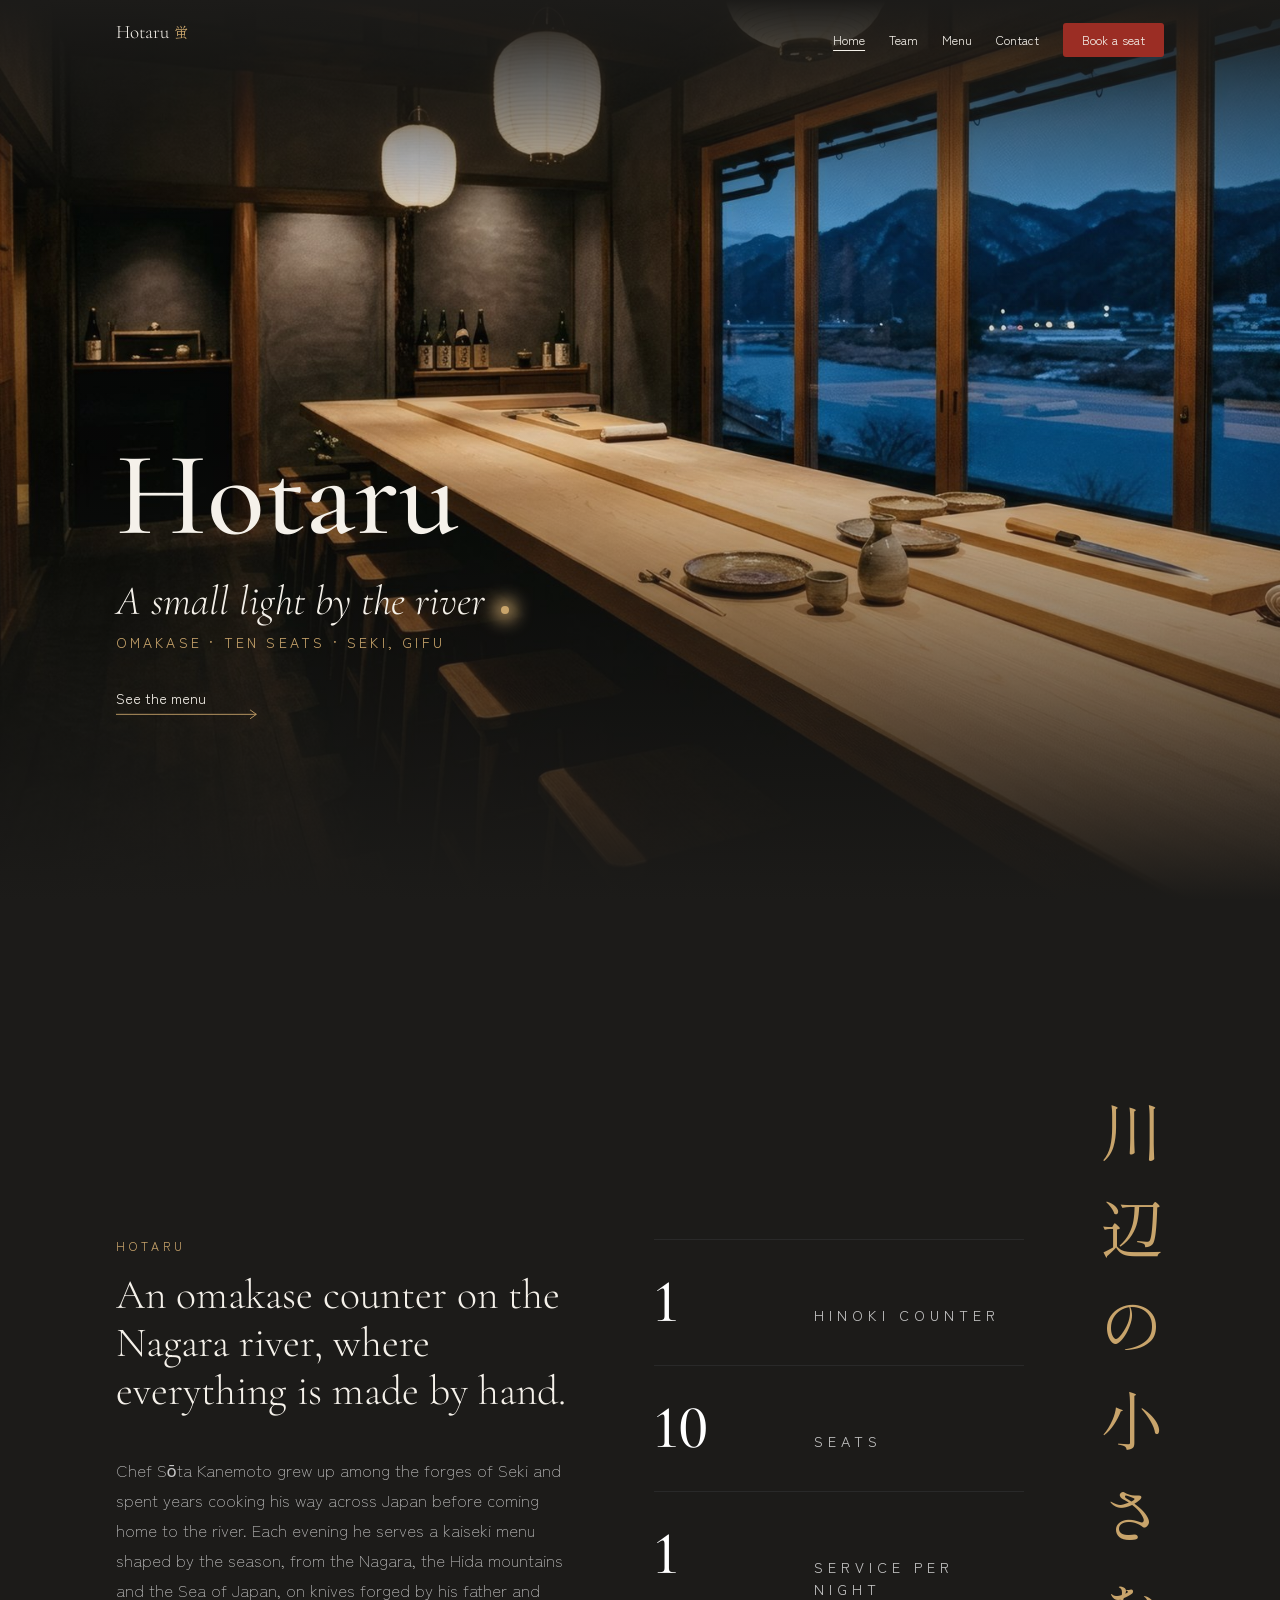
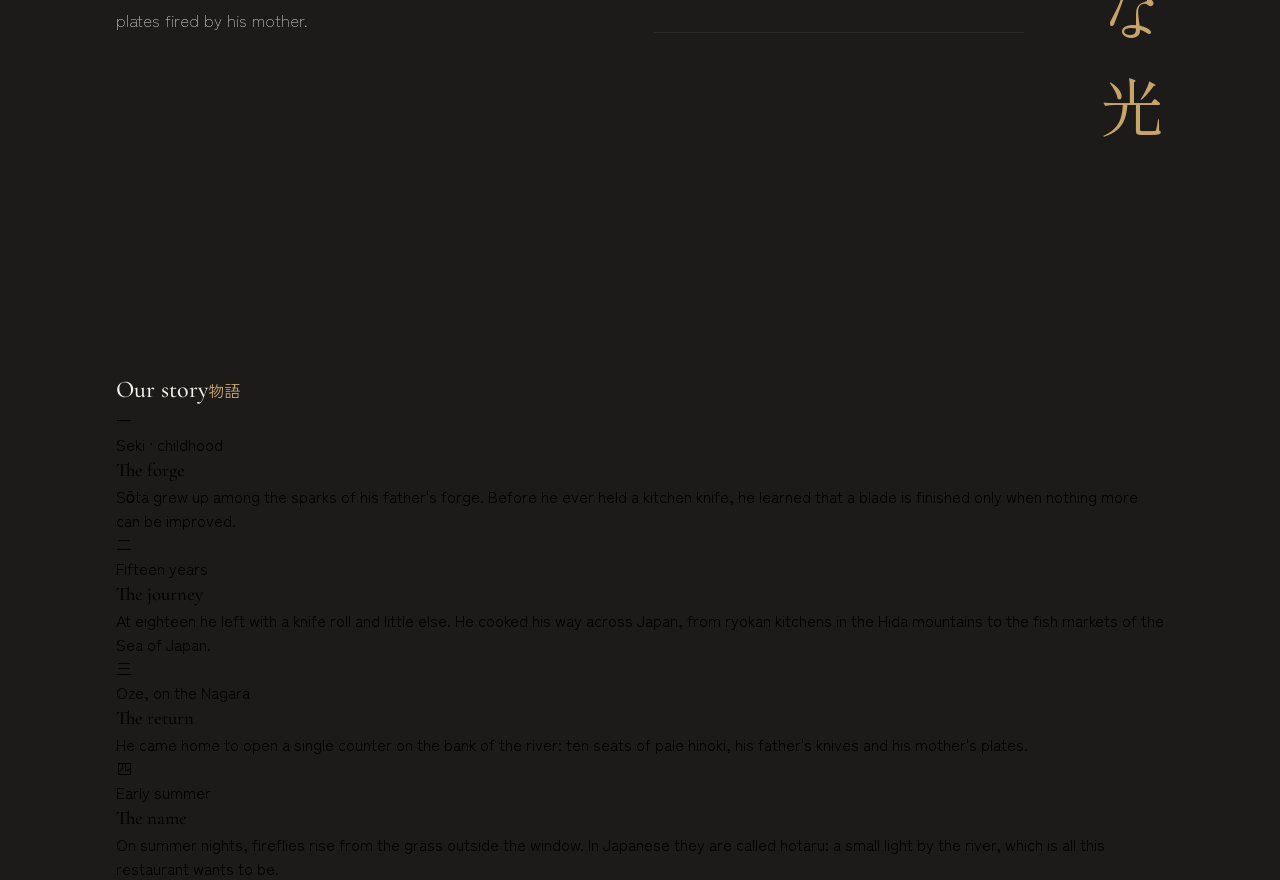
<file: web/index.html>
<!DOCTYPE html>
<html lang="en">
<head>
    <meta charset="UTF-8">
    <meta name="viewport" content="width=device-width, initial-scale=1.0">
    <link rel="preconnect" href="https://fonts.googleapis.com">
    <link rel="preconnect" href="https://fonts.gstatic.com" crossorigin>
    <link rel="stylesheet" href="https://fonts.googleapis.com/css2?family=Cormorant+Garamond:ital,wght@0,300;0,400;0,500;1,300;1,400;1,500&family=Cormorant+Infant:ital,wght@0,300;0,400;0,500;1,300;1,400;1,500&family=Shippori+Mincho:wght@500&family=Zen+Kaku+Gothic+New:wght@300;400;500&display=swap">
    <link rel="stylesheet" href="css/style.css">
    <title>Home|Hotaru</title>
</head>
<body>
    <header>
        <section class="home-header">
            <div class="nav">
                <div class="logo">
                    <svg class="logo" viewBox="0 0 144 40" role="img" aria-label="Hotaru" xmlns="http://www.w3.org/2000/svg">
                        <text x="0" y="31" font-family="'Cormorant Garamond', 'Times New Roman', serif" font-weight="100" font-size="36" fill="#F5F1EA">Hotaru<tspan dx="10" font-family="'Shippori Mincho', 'Yu Mincho', serif" font-size="28" fill="#C8A46B">蛍</tspan></text>
                    </svg>
                </div>
                <div class="pages">
                    <a class="nav-option" href="index.html" aria-current="page">Home</a>
                    <a class="nav-option" href="team.html">Team</a>
                    <a class="nav-option" href="menu.html">Menu</a>
                    <a class="nav-option" href="contact.html">Contact</a>
                    <div class="nav-button">
                        <a href="contact.html">Book a seat</a>
                    </div>
                </div>
            </div>
        </section>
    </header>
    <main>
        <section class="hero-section">
            <div class="hero">
                <div class="hero-content">
                    <h1>Hotaru</h1>
                    <h2>A small light by the river<span class="firefly"></span></h2>
                    <p>Omakase · Ten seats · Seki, Gifu</p>
                    <div class="hero-button">
                        <a href="menu.html">See the menu
                            <svg viewBox="0 0 160 12" aria-hidden="true">
                                <path d="M0 6 H158 M151 1 L158 6 L151 11"/>
                            </svg>
                        </a>
                    </div>
                </div>
            </div>
        </section>

        <section class="intro-section">
            <div class="intro">
                <div class="intro-text">
                    <p class="intro-eyebrow">
                        hotaru
                    </p>
                    <h2 class="intro-title">
                        An omakase counter on the Nagara river, where everything is made by hand.
                    </h2>
                    <p class="intro-desc">
                        Chef Sōta Kanemoto grew up among the forges of Seki
                        and spent years cooking his way across Japan before
                        coming home to the river. Each evening he serves a
                        kaiseki menu shaped by the season, from the Nagara,
                        the Hida mountains and the Sea of Japan, on knives
                        forged by his father and plates fired by his mother.
                    </p>
                </div>
                <div class="intro-features">
                    <p><span class="intro-number">1</span>hinoki counter</p>
                    <p><span class="intro-number">10</span>seats</p>
                    <p><span class="intro-number">1</span>service per night</p>
                </div>
                <div class="intro-japanese">
                    川辺の小さな光
                </div>
            </div>
        </section>

        <section class="our-history-section">
            <div class="our-history">
                <div class="our-history-title">
                    <h2>Our story</h2>
                    <span>物語</span>
                </div>
                <div class="our-history-moments">
                    <div class="moment moment1">
                        <span>一</span>
                        <p>Seki · childhood</p>
                        <h3>The forge</h3>
                        <p>Sōta grew up among the sparks of his father's forge.
                            Before he ever held a kitchen knife, he learned that
                            a blade is finished only when nothing more can be improved.</p>
                    </div>
                    <div class="moment moment2">
                        <span>二</span>
                        <p>Fifteen years</p>
                        <h3>The journey</h3>
                        <p>At eighteen he left with a knife roll and little else.
                            He cooked his way across Japan, from ryokan kitchens
                            in the Hida mountains to the fish markets of the Sea of Japan.</p>
                    </div>
                    <div class="moment moment3">
                        <span>三</span>
                        <p>Oze, on the Nagara</p>
                        <h3>The return</h3>
                        <p>He came home to open a single counter on the bank of the river:
                            ten seats of pale hinoki, his father's knives and his mother's plates.</p>
                    </div>
                    <div class="moment moment4">
                        <span>四</span>
                        <p>Early summer</p>
                        <h3>The name</h3>
                        <p>On summer nights, fireflies rise from the grass outside the window.
                            In Japanese they are called hotaru: a small light by the river,
                            which is all this restaurant wants to be.</p>
                    </div>
                </div>
            </div>
        </section>
    </main>

    <footer>

    </footer>
</body>
</html>
</file>
<file: web/css/style.css>
/* ------------------------------------------------- */
/* -------------------- RESTART -------------------- */
/* ------------------------------------------------- */

/* I coppied a professional restart to use in all my webpages */
*,
*::before,
*::after {
    margin: 0;
    padding: 0;
    box-sizing: border-box;
}

html {
    -webkit-text-size-adjust: 100%;
}

body {
    min-height: 100vh;
    line-height: 1.5;
    -webkit-font-smoothing: antialiased;
}

img,
picture,
video,
canvas,
svg {
    display: block;
    max-width: 100%;
}

input,
button,
textarea,
select {
    font: inherit;
    color: inherit;
}

button {
    background: none;
    border: none;
    cursor: pointer;
}

a {
    color: inherit;
    text-decoration: none;
}

ul,
ol {
    list-style: none;
}

h1, h2, h3, h4, h5, h6,
p {
    overflow-wrap: break-word;
}

table {
    border-collapse: collapse;
    border-spacing: 0;
}

/* ----------------------------------------------------------- */
/* -------------------- CUSTOM PROPERTIES -------------------- */
/* ----------------------------------------------------------- */

:root{
    --washi: #F5F1EA;
    --sakura: #E6C8BC;
    --sumi: #1C1B19;
    --line: #292929;
    --stone: #4F4B45;
    --urushi: #9B2D24;
    --ligh-text:#c5c5c5;
    --urushi-dark: #7A231C;
    --gold: #C8A46B;
    --font-title: 'Cormorant Garamond', 'Shippori Mincho', Georgia, serif;
    --font-text: 'Zen Kaku Gothic New', system-ui, sans-serif;
    --font-japanese: 'Shippori Mincho', 'Yu Mincho', serif;
    --header-height: 80px;
    --side-padding: clamp(5rem, 1.667rem + 6.944vw, 10rem);
}

/* ------------------------------------------------- */
/* -------------------- GENERAL -------------------- */
/* ------------------------------------------------- */

body{
    font-family: var(--font-text);
}

h1, h2, h3, h4{
    font-family: var(--font-title);
    font-weight: 500;
}

/* ---------------------------------------------------- */
/* -------------------- NAVIGATION -------------------- */
/* ---------------------------------------------------- */

header{
    position: sticky;
    top: 0;
    z-index: 999;

    .nav{
        display: flex;
        justify-content: space-between;
        flex-wrap: nowrap;
        padding: 20px var(--side-padding);
        height: var(--header-height);


        .logo{
            height: 25px;
            width: 4.75rem;
        }

        .pages{
            display: flex;
            align-items: center;
            gap: 1.5rem;
            font-size: clamp(0.7rem, 0.629rem + 0.19vw, 0.8rem);
            color: var(--washi);

            .nav-button a{
                display: inline-block;
                background: var(--urushi);
                padding: 0.5rem 1.2rem;
                border-radius: 3px;
                transition: background-color 0.3s ease, transform 0.3s ease;

                &:hover,
                &:focus-visible{
                    background: var(--urushi-dark);
                    transform: scale(1.04);
                }
            }

            /* The arrow ">" allows us to just take the direct sons, in that way we dont take 
            unwanted things (in this case we dont want to take nav-button). */
            > a:hover,
            > a:focus-visible,
            > a[aria-current="page"]{
                text-decoration: underline;
                text-underline-offset: 0.4em;
            }
        }
    }
}

/* ------------------------------------------------------ */
/* -------------------- HOME SECTION -------------------- */
/* ------------------------------------------------------ */


/* -------------------- HERO -------------------- */

.hero{
    height: 100vh;
    width: 100%;
    margin-top: -80px;
    display: flex;
    flex-direction: column;
    justify-content: center;
    align-items: flex-start;
    background-size: cover;
    background-position: center;
    background-repeat: no-repeat;
    background-color: var(--sumi);
    background-image: linear-gradient(to bottom,
        rgb(28 27 25 / 1)   0%,
        rgb(28 27 25 / .1) 25%,
        rgb(28 27 25 / .1) 50%,
        rgb(28 27 25 / 1) 100%),
        url(../img/restaurant/hero-counter-1920.jpg);

        .hero-content{
            width: 50%;
            align-items: flex-start;
            color: var(--washi);
            margin-top: 15rem;
            padding: 0 var(--side-padding);

            /* Entrance applied to every direct child */
            > *{
                animation: rise 0.9s cubic-bezier(0.22, 1, 0.36, 1) both;
            }

            h1{
                font-size: clamp(6rem, 4.714rem + 3.429vw, 7.8rem);
                line-height: 1.25;
            }

            h2{
                font-size: clamp(2.1rem, 1.672rem + 1.142vw, 2.7rem);
                font-style: italic;
                font-weight: 300;
                animation-delay: 0.15s;
                text-wrap: nowrap;

                .firefly{
                    display: inline-block;
                    height: .5rem;
                    width: .5rem;
                    border-radius: 50%;
                    margin-left: 0.4em;
                    background: var(--gold);
                    box-shadow: 0 0 .4em 0.15em var(--gold);
                    animation: blink 3s ease-in-out infinite;
                }
            }

            p{
                color: var(--gold);
                font-size: clamp(0.72rem, 0.592rem + 0.343vw, 0.9rem);
                text-transform: uppercase;
                letter-spacing: .2rem;
                animation-delay: 0.3s;
            }

            .hero-button {
                margin-top: 2rem;
                width: fit-content;
                animation-delay: 0.45s;
                
                a{
                    display: inline-flex;
                    flex-direction: column;
                    font-size: clamp(0.84rem, 0.797rem + 0.114vw, 0.9rem);
                    transition: transform 0.3s ease;

                    svg{
                        width: 10em;
                        height: auto;
                        fill: none;
                        stroke: var(--gold);
                    }
                }

                &:hover a,
                a:focus-visible{
                    transform: translateX(1rem);
                }
            }
        }
}

/* -------------------- INTRO -------------------- */

.intro-section{
    background: var(--sumi);

    .intro{
        height: 100%;
        width: 100%;
        display: flex;
        align-items: center;
        padding: 12.5rem var(--side-padding);
        color: var(--washi);
        gap: clamp(4rem, 3.286rem + 1.905vw, 5rem);

        .intro-text{
            flex:5;

            .intro-eyebrow{
                font-size: clamp(0.6rem, 0.457rem + 0.381vw, 0.8rem);
                color: var(--gold);
                text-transform: uppercase;
                letter-spacing: 4px;
                padding-bottom: 1rem;
            }

            .intro-title{
                font-size: clamp(2rem, 1.464rem + 1.429vw, 2.75rem);
                font-weight: 300;
                max-width: 39ch;
                padding-bottom: .75rem;
                line-height: 3rem;
            }

            .intro-desc{
                padding-top: 1.75rem;
                max-width: 67ch;
                line-height: 1.8;
                font-size: clamp(0.8rem, 0.586rem + 0.571vw, 1.1rem);
                font-weight: 300;
                color: var(--ligh-text);
            }
        }

        .intro-features{
            flex: 4;

            p{
                display: flex;
                align-items: baseline;
                margin: 0;
                padding: 2rem 0;
                border-top: 1px solid var(--line);
                font-size: clamp(0.7rem, 0.5rem + 0.5vw, 0.95rem);
                text-transform: uppercase;
                letter-spacing: 5px;
                color: var(--ligh-text);
            }

            p:last-child{
                border-bottom: 1px solid var(--line);
            }

            .intro-number{
                flex: 0 0 10rem;
                font-family: "Cormorant Infant", serif;
                font-weight: 500;
                font-size: clamp(3rem, 2.286rem + 1.905vw, 4.5rem);
                line-height: 1;
                letter-spacing: 0;
                color: white;
            }
        }

        .intro-japanese{
            flex:none;
            writing-mode: vertical-lr;
            color: var(--gold);
            font-size: 4rem;
            letter-spacing: 2rem;
            font-family: var(--font-japanese);
            line-height: 1;
        }
    }
}

/* -------------------- OUR HISTORY -------------------- */

.our-history{
    background: var(--sumi);
    padding: 0 var(--side-padding);

    .our-history-title{
        display: flex;
        align-items: center;

        h2{
            color: var(--washi);
        }

        span{
            color: var(--gold);
        }
    }
}


@keyframes blink{
    0%, 100% { opacity: 1; }
    50%      { opacity: .35; }
}

@keyframes rise{
    from{
        opacity: 0;
        transform: translateY(1.25rem);
    }
    to{
        opacity: 1;
        transform: translateY(0);
    }
}
</file>
